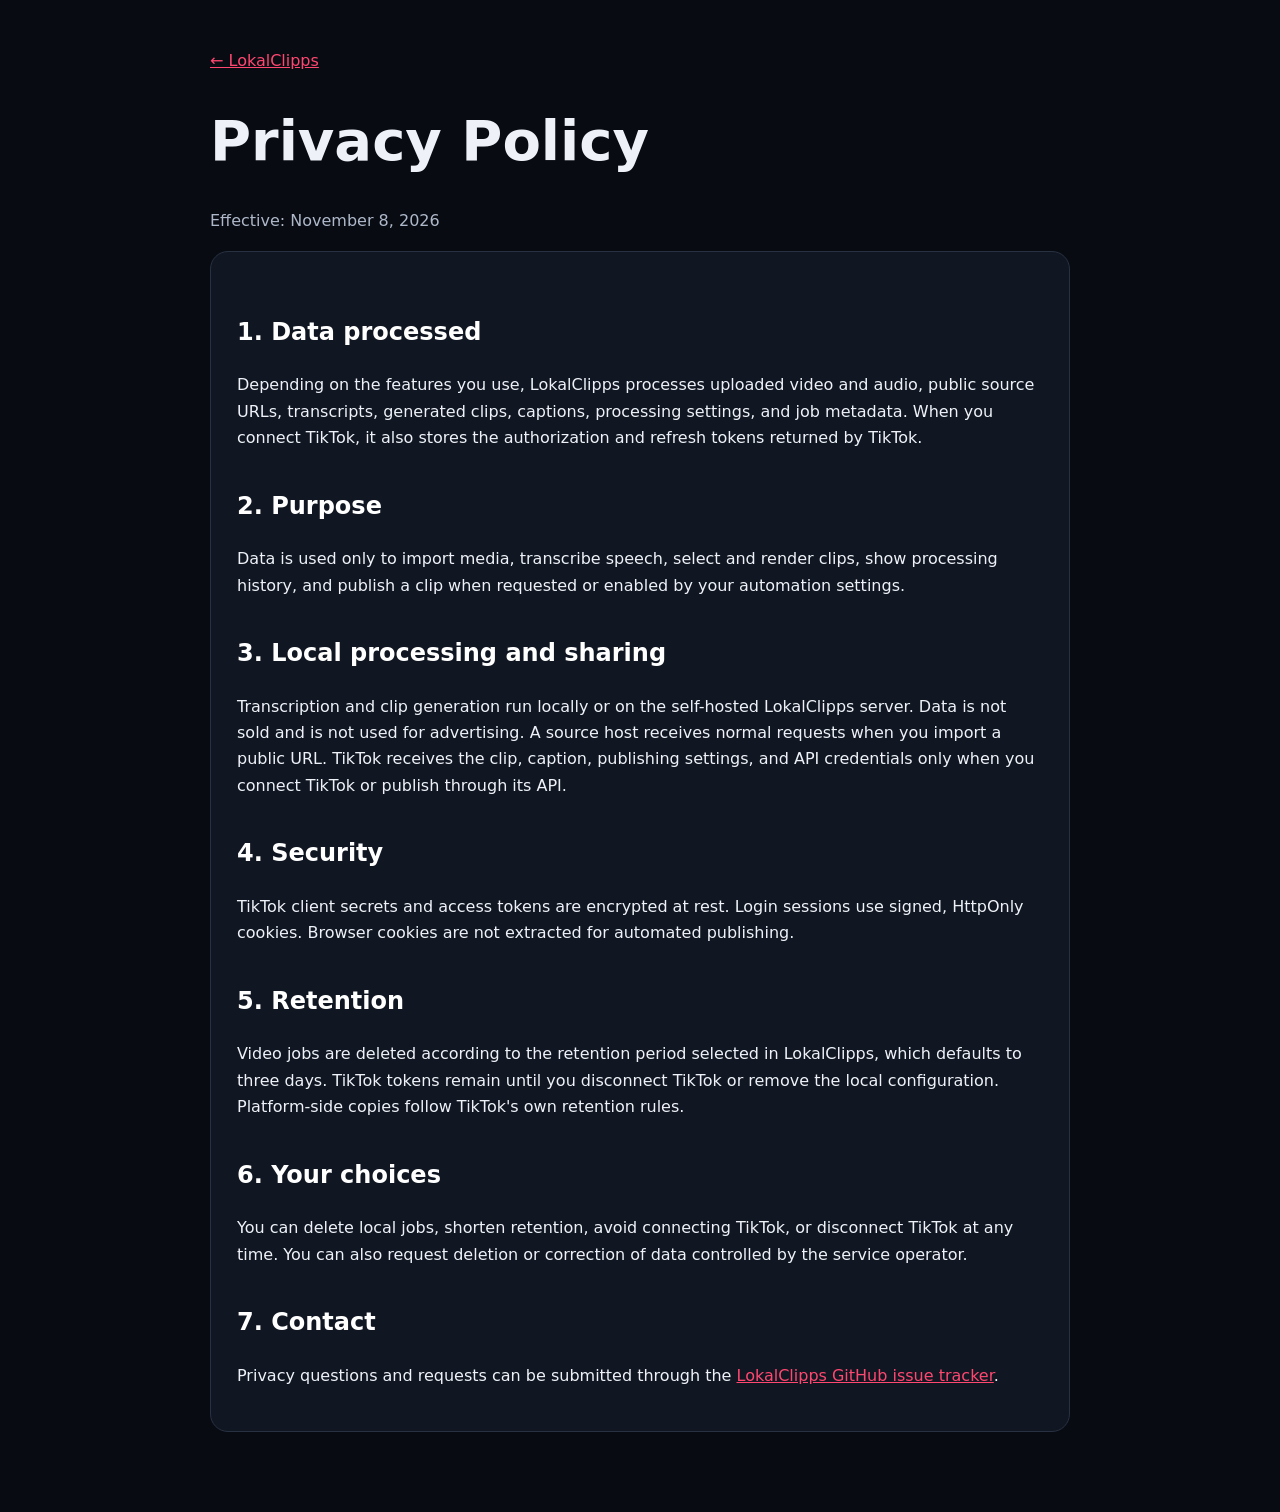
<file: LocalClip/static/privacy.html>
<!doctype html>
<html lang="en">
<head>
  <meta charset="utf-8">
  <meta name="viewport" content="width=device-width,initial-scale=1">
  <title>LokalClipps – Privacy Policy</title>
  <style>
    :root{color-scheme:dark}body{margin:0;background:#080b12;color:#eef2f8;font:16px/1.65 system-ui,sans-serif}
    main{width:min(860px,88vw);margin:48px auto 80px}a{color:#ff4770}h1{font-size:clamp(2rem,6vw,3.5rem);line-height:1.05}
    h2{margin-top:2.2rem;color:#fff}.card{padding:26px;border:1px solid #283142;border-radius:18px;background:#111722}
    .muted{color:#aeb8c9}li{margin:.45rem 0}
  </style>
</head>
<body><main>
  <p><a href="/">← LokalClipps</a></p>
  <h1>Privacy Policy</h1>
  <p class="muted">Effective: November 8, 2026</p>
  <div class="card">
    <h2>1. Data processed</h2>
    <p>Depending on the features you use, LokalClipps processes uploaded video and audio, public source URLs, transcripts, generated clips, captions, processing settings, and job metadata. When you connect TikTok, it also stores the authorization and refresh tokens returned by TikTok.</p>
    <h2>2. Purpose</h2>
    <p>Data is used only to import media, transcribe speech, select and render clips, show processing history, and publish a clip when requested or enabled by your automation settings.</p>
    <h2>3. Local processing and sharing</h2>
    <p>Transcription and clip generation run locally or on the self-hosted LokalClipps server. Data is not sold and is not used for advertising. A source host receives normal requests when you import a public URL. TikTok receives the clip, caption, publishing settings, and API credentials only when you connect TikTok or publish through its API.</p>
    <h2>4. Security</h2>
    <p>TikTok client secrets and access tokens are encrypted at rest. Login sessions use signed, HttpOnly cookies. Browser cookies are not extracted for automated publishing.</p>
    <h2>5. Retention</h2>
    <p>Video jobs are deleted according to the retention period selected in LokalClipps, which defaults to three days. TikTok tokens remain until you disconnect TikTok or remove the local configuration. Platform-side copies follow TikTok's own retention rules.</p>
    <h2>6. Your choices</h2>
    <p>You can delete local jobs, shorten retention, avoid connecting TikTok, or disconnect TikTok at any time. You can also request deletion or correction of data controlled by the service operator.</p>
    <h2>7. Contact</h2>
    <p>Privacy questions and requests can be submitted through the <a href="https://github.com/Alllexx01/lokalclipps/issues">LokalClipps GitHub issue tracker</a>.</p>
  </div>
</main></body></html>
</file>
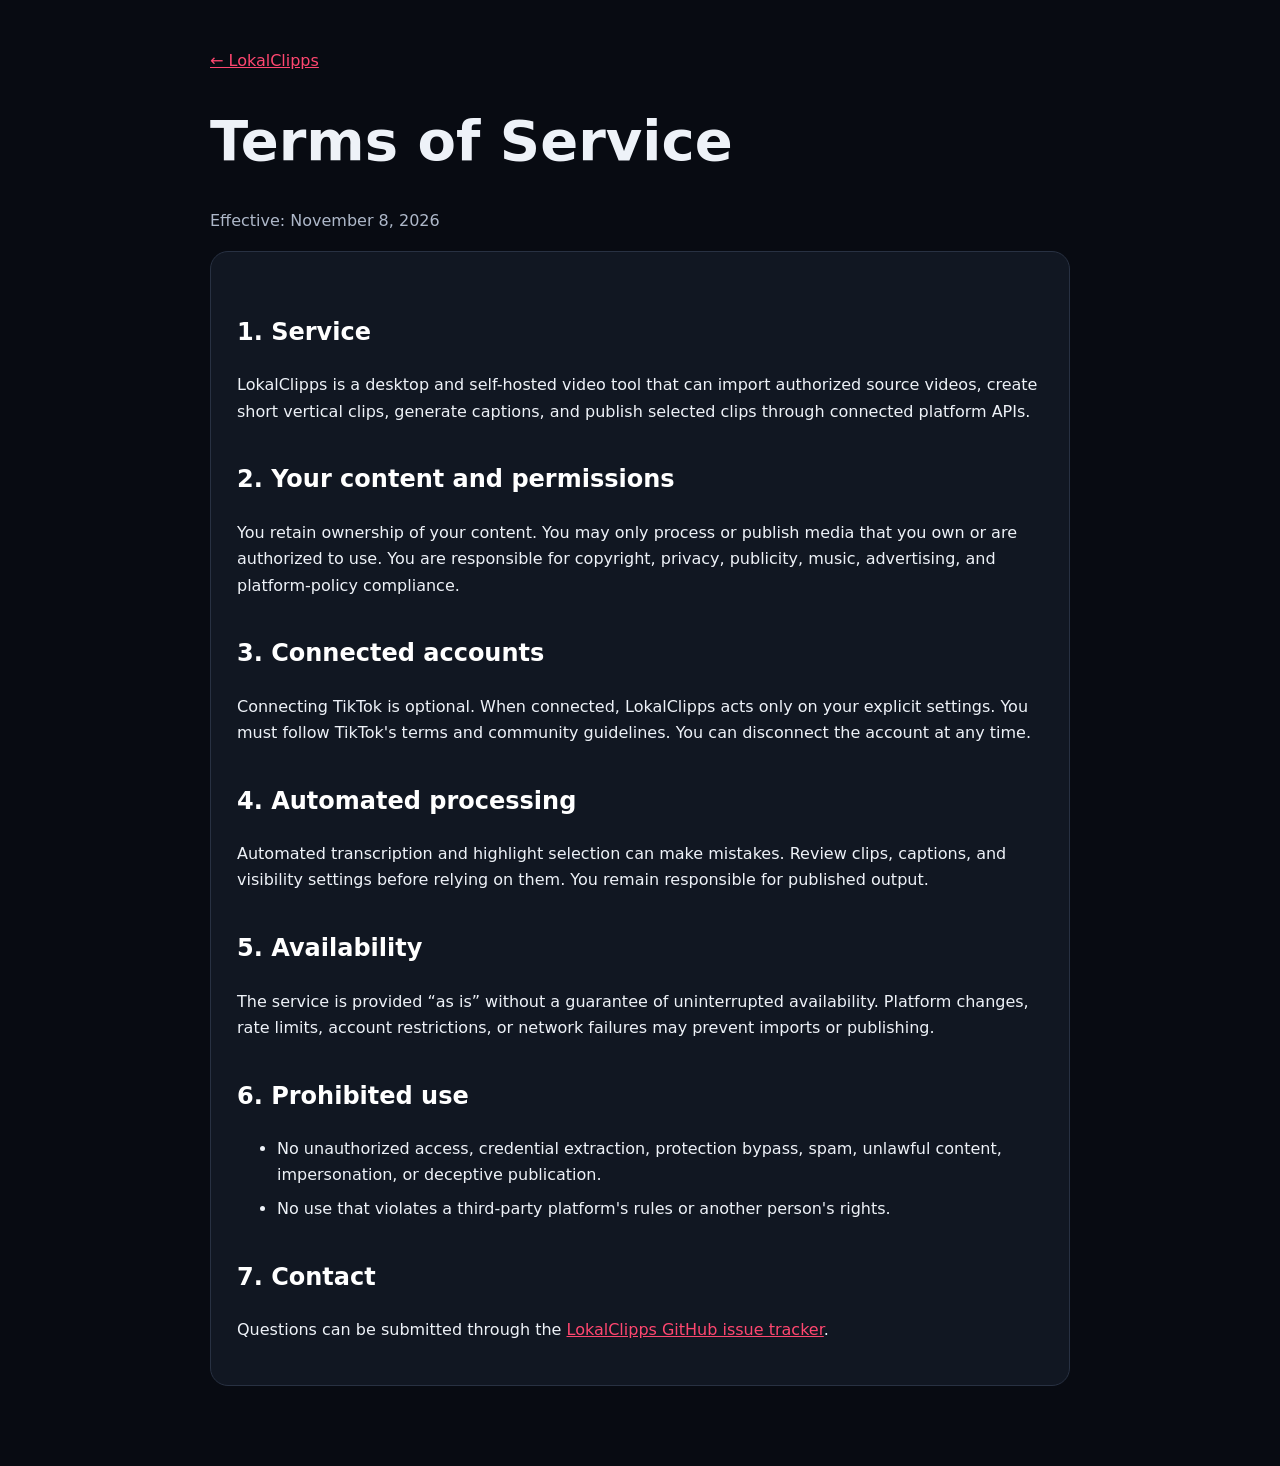
<file: LocalClip/static/terms.html>
<!doctype html>
<html lang="en">
<head>
  <meta charset="utf-8">
  <meta name="viewport" content="width=device-width,initial-scale=1">
  <title>LokalClipps – Terms of Service</title>
  <style>
    :root{color-scheme:dark}body{margin:0;background:#080b12;color:#eef2f8;font:16px/1.65 system-ui,sans-serif}
    main{width:min(860px,88vw);margin:48px auto 80px}a{color:#ff4770}h1{font-size:clamp(2rem,6vw,3.5rem);line-height:1.05}
    h2{margin-top:2.2rem;color:#fff}.card{padding:26px;border:1px solid #283142;border-radius:18px;background:#111722}
    .muted{color:#aeb8c9}li{margin:.45rem 0}
  </style>
</head>
<body><main>
  <p><a href="/">← LokalClipps</a></p>
  <h1>Terms of Service</h1>
  <p class="muted">Effective: November 8, 2026</p>
  <div class="card">
    <h2>1. Service</h2>
    <p>LokalClipps is a desktop and self-hosted video tool that can import authorized source videos, create short vertical clips, generate captions, and publish selected clips through connected platform APIs.</p>
    <h2>2. Your content and permissions</h2>
    <p>You retain ownership of your content. You may only process or publish media that you own or are authorized to use. You are responsible for copyright, privacy, publicity, music, advertising, and platform-policy compliance.</p>
    <h2>3. Connected accounts</h2>
    <p>Connecting TikTok is optional. When connected, LokalClipps acts only on your explicit settings. You must follow TikTok's terms and community guidelines. You can disconnect the account at any time.</p>
    <h2>4. Automated processing</h2>
    <p>Automated transcription and highlight selection can make mistakes. Review clips, captions, and visibility settings before relying on them. You remain responsible for published output.</p>
    <h2>5. Availability</h2>
    <p>The service is provided “as is” without a guarantee of uninterrupted availability. Platform changes, rate limits, account restrictions, or network failures may prevent imports or publishing.</p>
    <h2>6. Prohibited use</h2>
    <ul><li>No unauthorized access, credential extraction, protection bypass, spam, unlawful content, impersonation, or deceptive publication.</li><li>No use that violates a third-party platform's rules or another person's rights.</li></ul>
    <h2>7. Contact</h2>
    <p>Questions can be submitted through the <a href="https://github.com/Alllexx01/lokalclipps/issues">LokalClipps GitHub issue tracker</a>.</p>
  </div>
</main></body></html>
</file>
